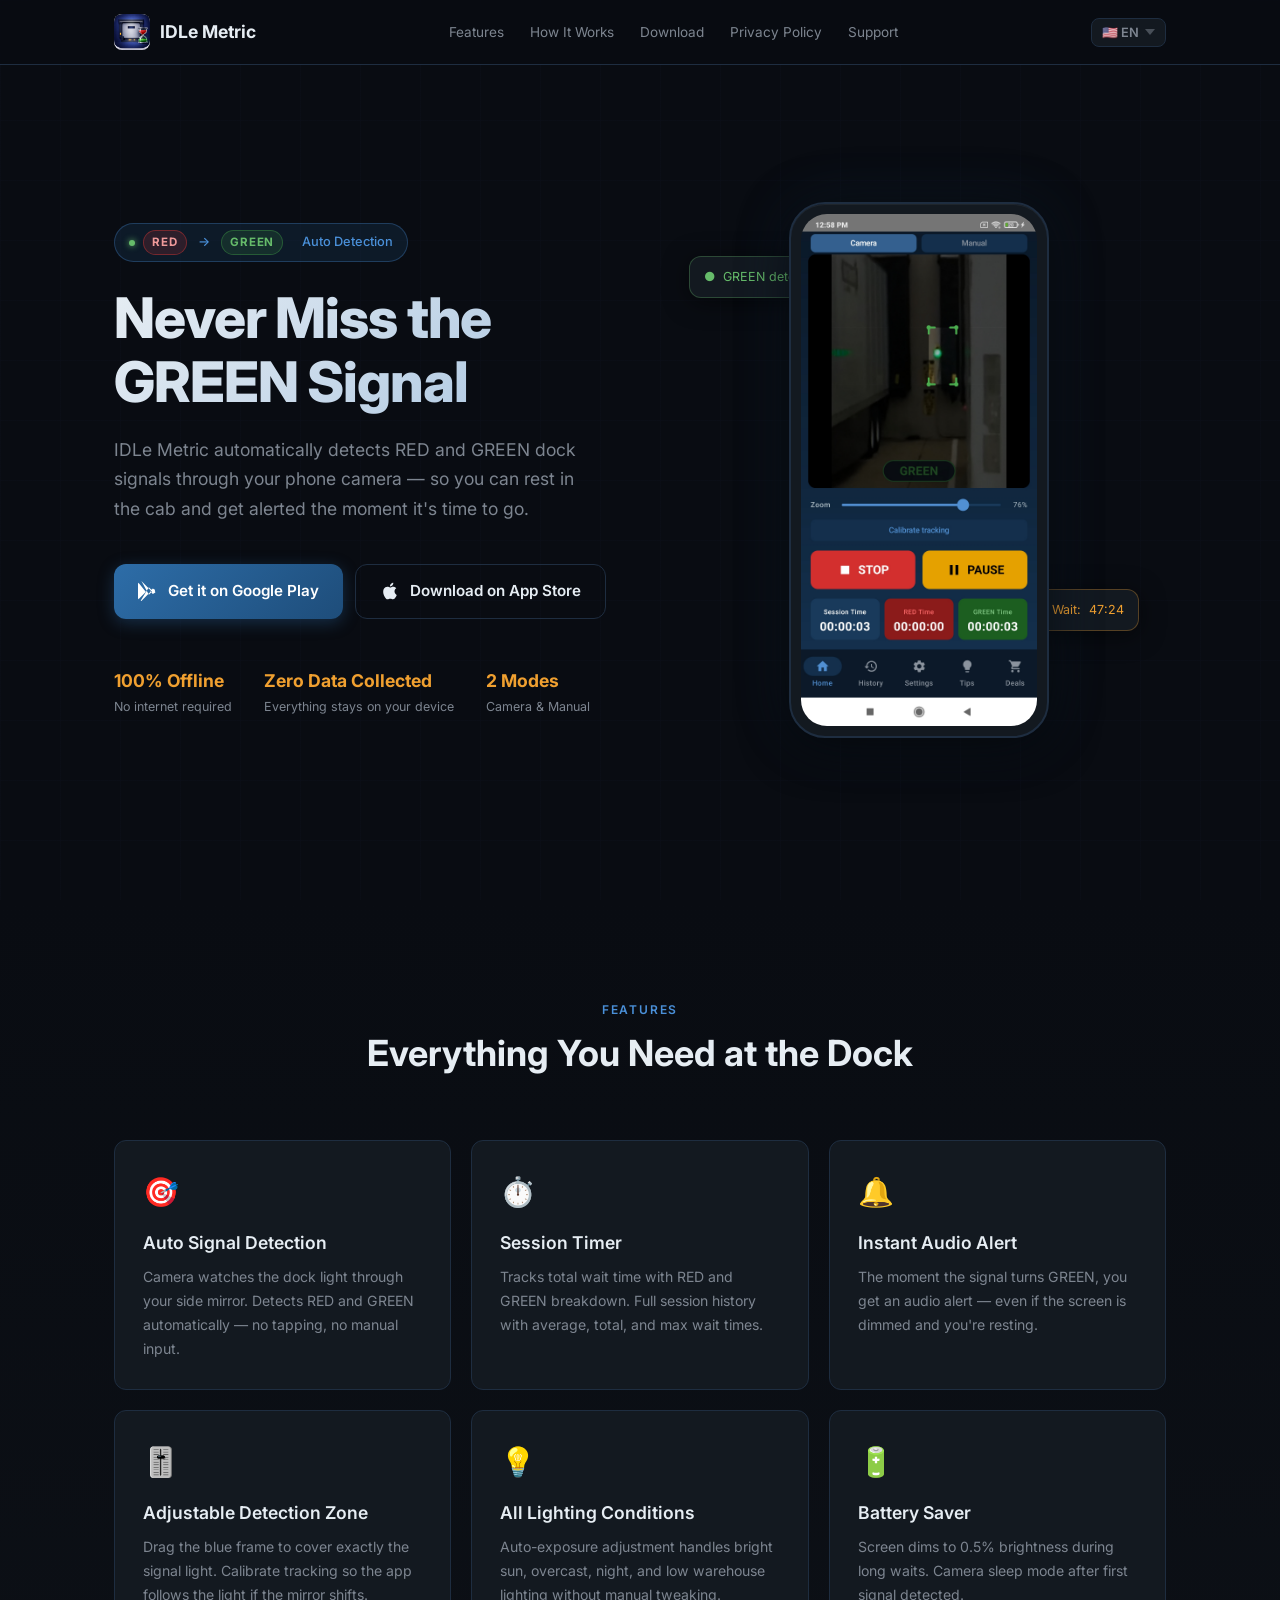
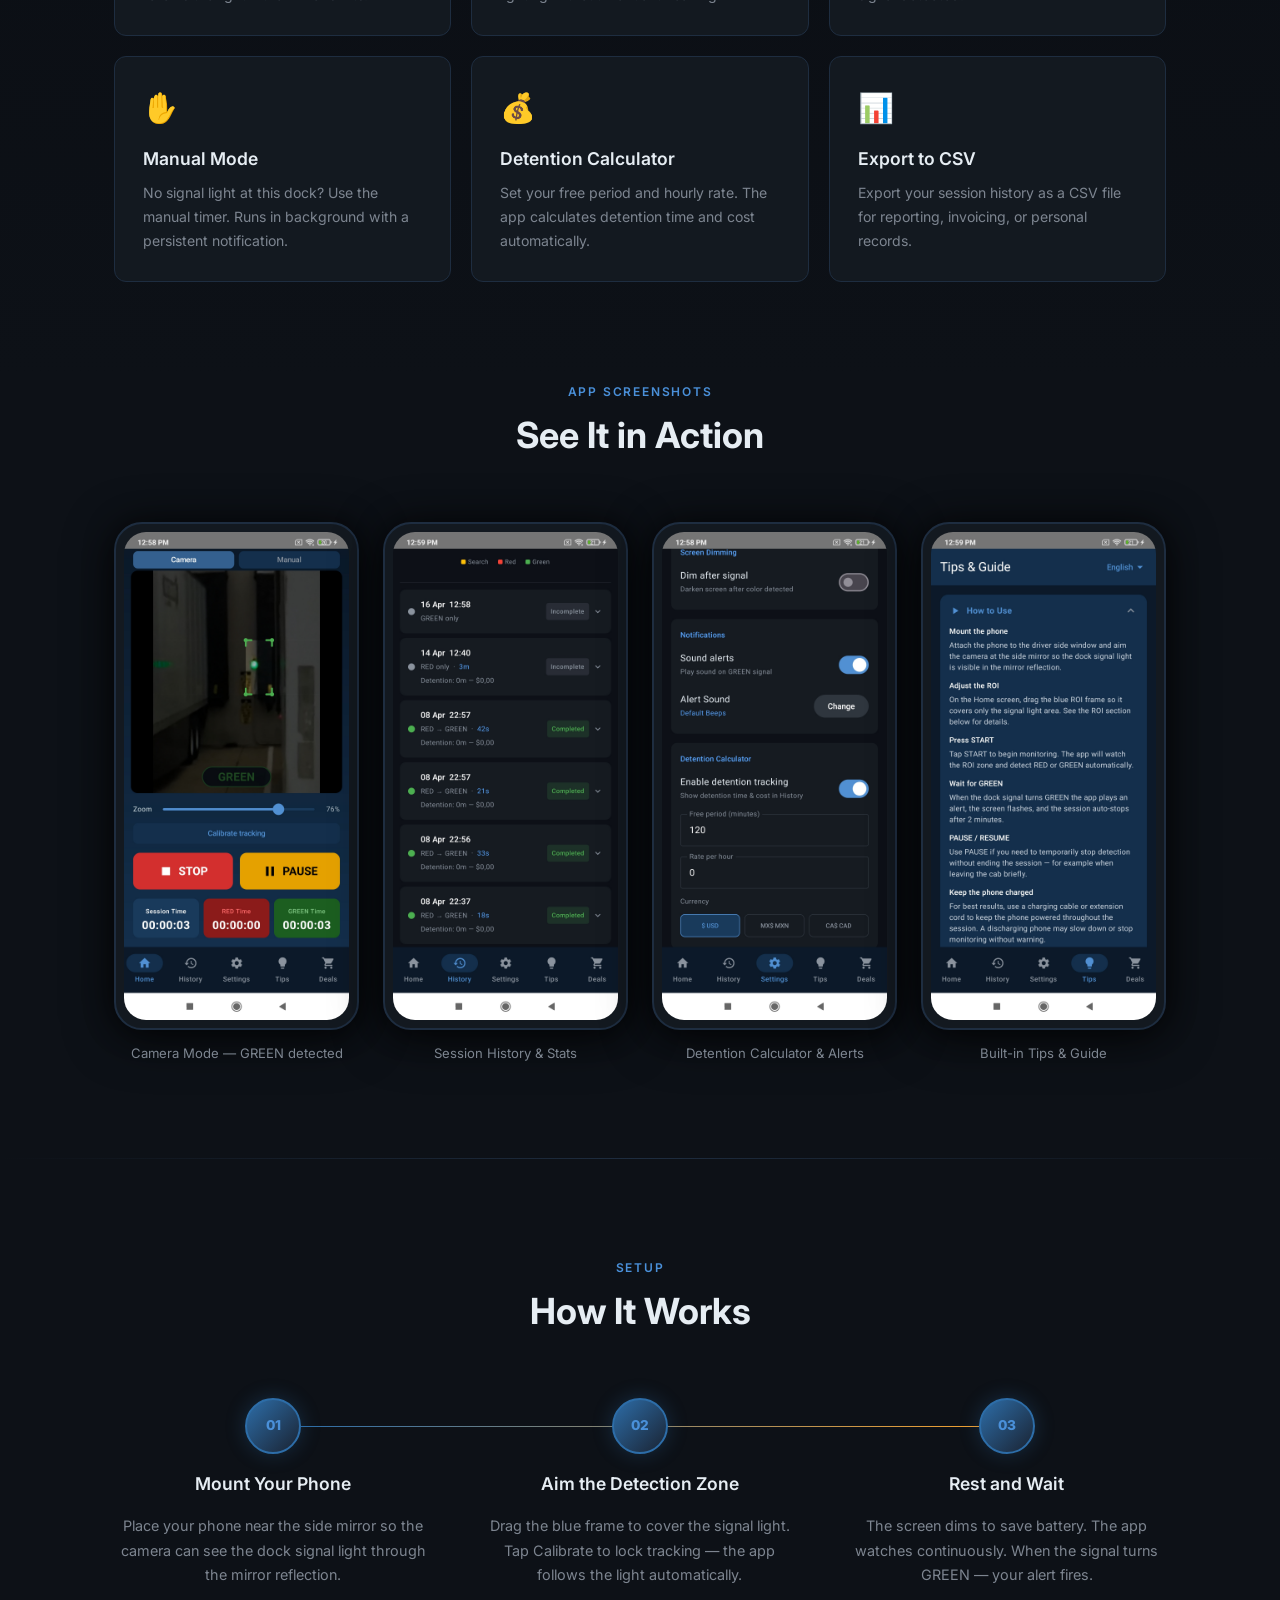
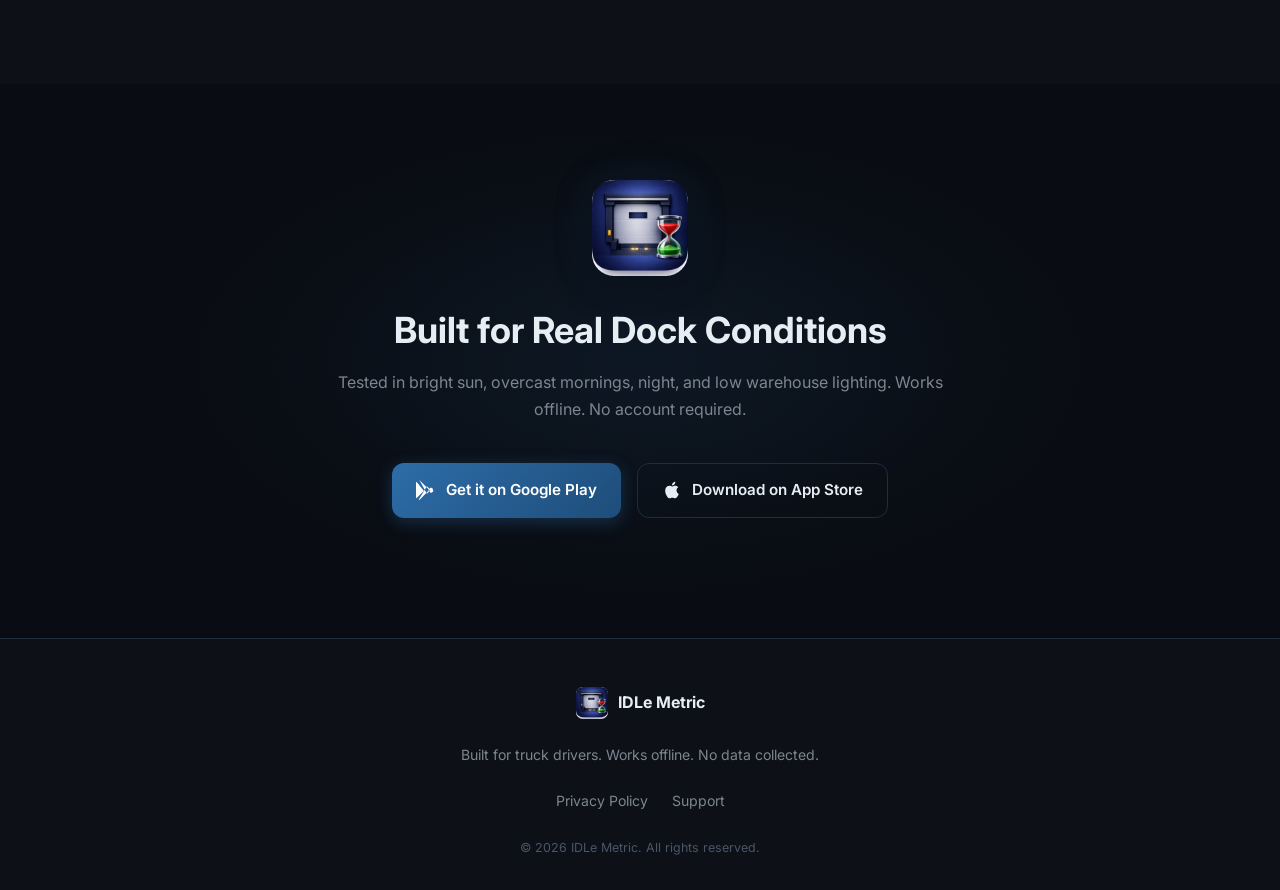
<file: index.html>
<!DOCTYPE html>
<html lang="en">
<head>
  <meta charset="UTF-8" />
  <meta name="viewport" content="width=device-width, initial-scale=1.0" />
  <title>IDLe Metric — Dock Signal Tracker for Truck Drivers</title>
  <meta name="description" content="IDLe Metric automatically detects RED and GREEN dock signal lights via camera. Track waiting time, get alerted when it's time to go. Works offline. No data collected." />
  <link rel="icon" type="image/png" href="img/icon.png" />
  <link rel="preconnect" href="https://fonts.googleapis.com" />
  <link rel="preconnect" href="https://fonts.gstatic.com" crossorigin />
  <link href="https://fonts.googleapis.com/css2?family=Inter:wght@400;500;600;700;800&display=swap" rel="stylesheet" />
  <link rel="stylesheet" href="css/main.css" />
</head>
<body>

<!-- ============================================================
     NAVIGATION
     ============================================================ -->
<nav>
  <div class="container nav-inner">
    <a class="nav-brand" href="index.html">
      <img src="img/icon.png" alt="IDLe Metric icon" />
      IDLe Metric
    </a>

    <ul class="nav-links" id="nav-links">
      <li><a href="#features"          data-i18n="nav.features">Features</a></li>
      <li><a href="#how"               data-i18n="nav.how">How It Works</a></li>
      <li><a href="#download"          data-i18n="nav.download">Download</a></li>
      <li><a href="privacy-policy.html" data-i18n="nav.privacy">Privacy Policy</a></li>
      <li><a href="support.html"        data-i18n="nav.support">Support</a></li>
    </ul>

    <div class="nav-right">
      <div class="lang-switcher" id="lang-switcher">
        <button class="lang-trigger" id="lang-trigger" aria-haspopup="listbox" aria-expanded="false">
          <span id="lang-current-label">🇺🇸 EN</span>
          <svg class="lang-chevron" viewBox="0 0 10 6" width="10" height="6" fill="currentColor" aria-hidden="true">
            <path d="M0 0l5 6 5-6z"/>
          </svg>
        </button>
        <div class="lang-dropdown" id="lang-dropdown" role="listbox">
          <button class="lang-option lang-btn active" data-lang="en">🇺🇸 English</button>
          <button class="lang-option lang-btn" data-lang="ru">🇷🇺 Русский</button>
          <button class="lang-option lang-btn" data-lang="es">🇪🇸 Español</button>
          <button class="lang-option lang-btn" data-lang="uk">🇺🇦 Українська</button>
          <button class="lang-option lang-btn" data-lang="fr">🇫🇷 Français</button>
        </div>
      </div>
      <button class="nav-toggle" id="nav-toggle" aria-label="Toggle menu" aria-expanded="false">
        <svg width="22" height="22" viewBox="0 0 22 22" fill="none" stroke="currentColor" stroke-width="2" stroke-linecap="round">
          <line x1="3" y1="6"  x2="19" y2="6"/>
          <line x1="3" y1="11" x2="19" y2="11"/>
          <line x1="3" y1="16" x2="19" y2="16"/>
        </svg>
      </button>
    </div>
  </div>
</nav>

<!-- ============================================================
     HERO
     ============================================================ -->
<section id="hero" style="position:relative;">
  <!-- Background photo layer -->
  <div class="hero-bg-photo"></div>
  <div class="container">
    <div class="hero-inner">

      <!-- Left: content -->
      <div class="hero-content">
        <div class="hero-badge">
          <span class="dot"></span>
          <span class="badge-red">RED</span>&nbsp;→&nbsp;<span class="badge-green">GREEN</span>&nbsp;<span data-i18n="hero.badge_auto">Auto Detection</span>
        </div>

        <h1 class="hero-title" data-i18n="hero.tagline">Never Miss the GREEN Signal</h1>
        <p class="hero-subtitle" data-i18n="hero.subtitle">
          IDLe Metric automatically detects RED and GREEN dock signals through your phone camera —
          so you can rest in the cab and get alerted the moment it's time to go.
        </p>

        <div class="hero-ctas">
          <a href="#download" class="btn btn-primary">
            <svg class="btn-icon" viewBox="0 0 24 24" fill="currentColor" width="20" height="20">
              <path d="M3.18 23.76c.27.15.58.21.89.18l12.73-12.73L13.07 7.5 3.18 23.76zM.49 2.1C.18 2.53 0 3.12 0 3.86v16.28c0 .74.18 1.33.49 1.76l.09.09L9.3 13.2v-.21L.58 2.01l-.09.09zM20.3 10.43l-2.5-1.42-3.22 3.22 3.22 3.22 2.53-1.44c.72-.41.72-1.07 0-1.48l-.03-.1zM4.07.06L16.8 12.79 13.07 16.5 4.07.06z"/>
            </svg>
            <span data-i18n="hero.cta_google">Get it on Google Play</span>
          </a>
          <a href="#download" class="btn btn-outline">
            <svg class="btn-icon" viewBox="0 0 24 24" fill="currentColor" width="20" height="20">
              <path d="M18.71 19.5c-.83 1.24-1.71 2.45-3.05 2.47-1.34.03-1.77-.79-3.29-.79-1.53 0-2 .77-3.27.82-1.31.05-2.3-1.32-3.14-2.53C4.25 17 2.94 12.45 4.7 9.39c.87-1.52 2.43-2.48 4.12-2.51 1.28-.02 2.5.87 3.29.87.78 0 2.26-1.07 3.8-.91.65.03 2.47.26 3.64 1.98-.09.06-2.17 1.28-2.15 3.81.03 3.02 2.65 4.03 2.68 4.04-.03.07-.42 1.44-1.38 2.83M13 3.5c.73-.83 1.94-1.46 2.94-1.5.13 1.17-.34 2.35-1.04 3.19-.69.85-1.83 1.51-2.95 1.42-.15-1.15.41-2.35 1.05-3.11z"/>
            </svg>
            <span data-i18n="hero.cta_apple">Download on App Store</span>
          </a>
        </div>

        <div class="hero-stats">
          <div class="stat-item">
            <span class="stat-value" data-i18n="stats.offline">100% Offline</span>
            <span class="stat-label" data-i18n="stats.offline_sub">No internet required</span>
          </div>
          <div class="stat-item">
            <span class="stat-value" data-i18n="stats.nodata">Zero Data Collected</span>
            <span class="stat-label" data-i18n="stats.nodata_sub">Everything stays on your device</span>
          </div>
          <div class="stat-item">
            <span class="stat-value" data-i18n="stats.modes">2 Modes</span>
            <span class="stat-label" data-i18n="stats.modes_sub">Camera & Manual</span>
          </div>
        </div>
      </div>

      <!-- Right: phone mockup with real screenshot -->
      <div class="hero-visual">
        <div class="phone-mockup">
          <div class="phone-float float-1">
            <span style="color:var(--green-bright);">●</span> <span data-i18n="hero.float_green">GREEN detected</span>
          </div>
          <div class="phone-float float-2">
            <span>⏱</span> <span data-i18n="hero.float_wait">Wait:</span> <span id="hero-timer">47:23</span>
          </div>
          <div class="phone-frame">
            <img
              src="img/screen-camera.jpg"
              alt="IDLe Metric — Camera mode with GREEN signal detected"
              style="width:100%;border-radius:26px;display:block;"
            />
          </div>
        </div>
      </div>

    </div>
  </div>
</section>

<!-- ============================================================
     FEATURES
     ============================================================ -->
<section id="features">
  <div class="container">
    <div class="section-header">
      <span class="section-label" data-i18n="sections.features_label">Features</span>
      <h2 data-i18n="features_title">Everything You Need at the Dock</h2>
    </div>
    <div class="features-grid" id="features-list">
      <!-- Populated by i18n.js -->
    </div>
  </div>
</section>

<!-- ============================================================
     SCREENSHOTS GALLERY
     ============================================================ -->
<section id="screenshots">
  <div class="container">
    <div class="section-header">
      <span class="section-label" data-i18n="sections.screenshots_label">App Screenshots</span>
      <h2 data-i18n="sections.screenshots_title">See It in Action</h2>
    </div>
    <div class="screenshots-gallery">

      <div class="screenshot-item">
        <div class="phone-frame-sm">
          <img src="img/screen-camera.jpg" alt="Camera mode — GREEN signal detected" />
        </div>
        <p class="screenshot-caption" data-i18n="screenshots.camera">Camera Mode — GREEN detected</p>
      </div>

      <div class="screenshot-item">
        <div class="phone-frame-sm">
          <img src="img/screen-history.jpg" alt="Session history with RED→GREEN transitions" />
        </div>
        <p class="screenshot-caption" data-i18n="screenshots.history">Session History &amp; Stats</p>
      </div>

      <div class="screenshot-item">
        <div class="phone-frame-sm">
          <img src="img/screen-settings.jpg" alt="Settings — Detention Calculator" />
        </div>
        <p class="screenshot-caption" data-i18n="screenshots.detention">Detention Calculator &amp; Alerts</p>
      </div>

      <div class="screenshot-item">
        <div class="phone-frame-sm">
          <img src="img/screen-tips.jpg" alt="Tips and guide" />
        </div>
        <p class="screenshot-caption" data-i18n="screenshots.tips">Built-in Tips &amp; Guide</p>
      </div>

    </div>
  </div>
</section>

<!-- ============================================================
     HOW IT WORKS
     ============================================================ -->
<section id="how">
  <div class="container">
    <div class="section-header">
      <span class="section-label" data-i18n="sections.how_label">Setup</span>
      <h2 data-i18n="how_title">How It Works</h2>
    </div>
    <div class="how-steps" id="how-steps-list">
      <!-- Populated by i18n.js -->
    </div>
  </div>
</section>

<!-- ============================================================
     DOWNLOAD CTA
     ============================================================ -->
<section id="download">
  <div class="container">
    <div class="download-inner">
      <img class="download-icon" src="img/icon.png" alt="IDLe Metric" />
      <h2 data-i18n="download_title">Built for Real Dock Conditions</h2>
      <p data-i18n="download_subtitle">
        Tested in bright sun, overcast mornings, night, and low warehouse lighting.
        Works offline. No account required.
      </p>

      <div class="download-ctas">
        <a href="#" class="btn btn-primary">
          <svg viewBox="0 0 24 24" fill="currentColor" width="20" height="20">
            <path d="M3.18 23.76c.27.15.58.21.89.18l12.73-12.73L13.07 7.5 3.18 23.76zM.49 2.1C.18 2.53 0 3.12 0 3.86v16.28c0 .74.18 1.33.49 1.76l.09.09L9.3 13.2v-.21L.58 2.01l-.09.09zM20.3 10.43l-2.5-1.42-3.22 3.22 3.22 3.22 2.53-1.44c.72-.41.72-1.07 0-1.48l-.03-.1zM4.07.06L16.8 12.79 13.07 16.5 4.07.06z"/>
          </svg>
          <span data-i18n="hero.cta_google">Get it on Google Play</span>
        </a>
        <a href="#" class="btn btn-outline">
          <svg viewBox="0 0 24 24" fill="currentColor" width="20" height="20">
            <path d="M18.71 19.5c-.83 1.24-1.71 2.45-3.05 2.47-1.34.03-1.77-.79-3.29-.79-1.53 0-2 .77-3.27.82-1.31.05-2.3-1.32-3.14-2.53C4.25 17 2.94 12.45 4.7 9.39c.87-1.52 2.43-2.48 4.12-2.51 1.28-.02 2.5.87 3.29.87.78 0 2.26-1.07 3.8-.91.65.03 2.47.26 3.64 1.98-.09.06-2.17 1.28-2.15 3.81.03 3.02 2.65 4.03 2.68 4.04-.03.07-.42 1.44-1.38 2.83M13 3.5c.73-.83 1.94-1.46 2.94-1.5.13 1.17-.34 2.35-1.04 3.19-.69.85-1.83 1.51-2.95 1.42-.15-1.15.41-2.35 1.05-3.11z"/>
          </svg>
          <span data-i18n="hero.cta_apple">Download on App Store</span>
        </a>
      </div>


    </div>
  </div>
</section>

<!-- ============================================================
     FOOTER
     ============================================================ -->
<footer>
  <div class="container footer-inner">
    <div class="footer-brand">
      <img src="img/icon.png" alt="IDLe Metric" />
      IDLe Metric
    </div>
    <p class="footer-tagline" data-i18n="footer.tagline">
      Built for truck drivers. Works offline. No data collected.
    </p>
    <div class="footer-links" aria-label="Footer navigation">
      <a href="privacy-policy.html" data-i18n="footer.privacy">Privacy Policy</a>
      <a href="support.html"        data-i18n="footer.support">Support</a>
    </div>
    <p class="footer-copy">
      © <span id="year"></span> IDLe Metric. <span data-i18n="footer.rights">All rights reserved.</span>
    </p>
  </div>
</footer>

<script>document.getElementById('year').textContent = new Date().getFullYear();</script>
<script src="js/i18n.js"></script>
<script src="js/main.js"></script>
</body>
</html>
</file>
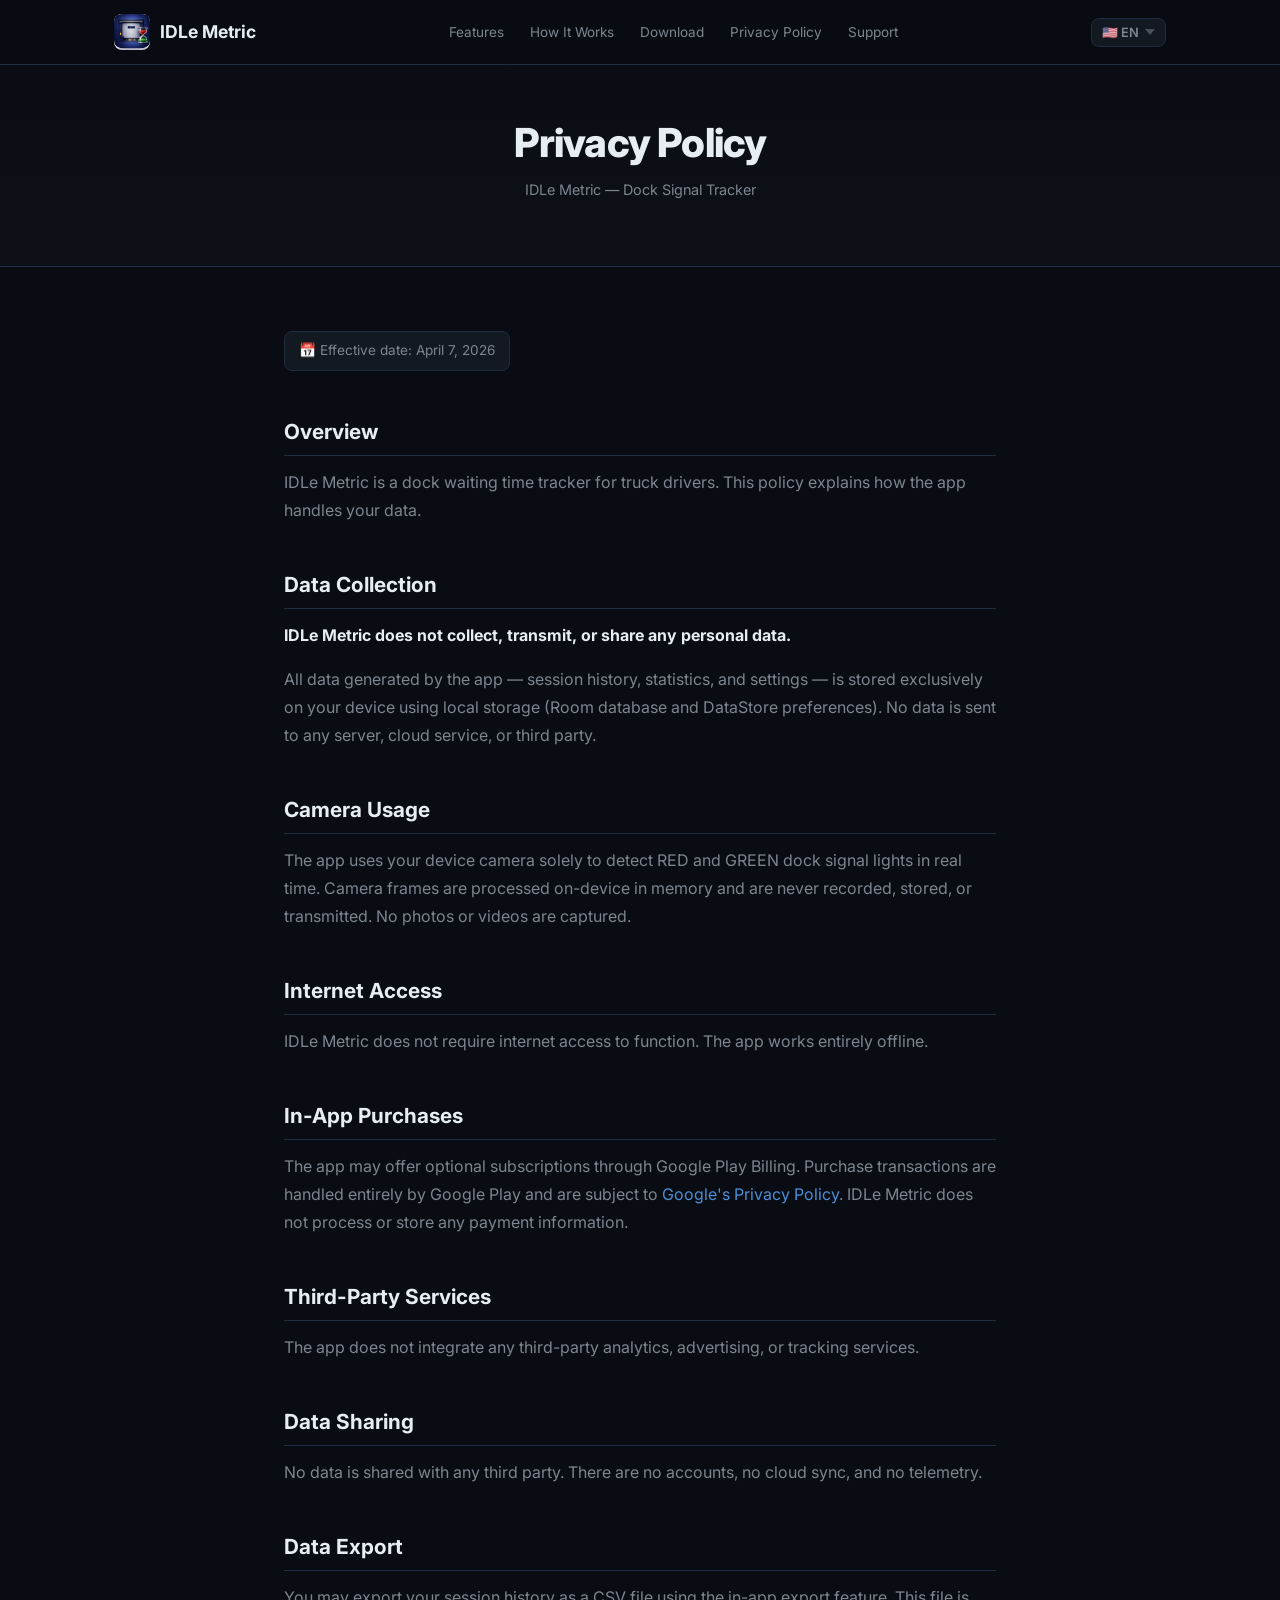
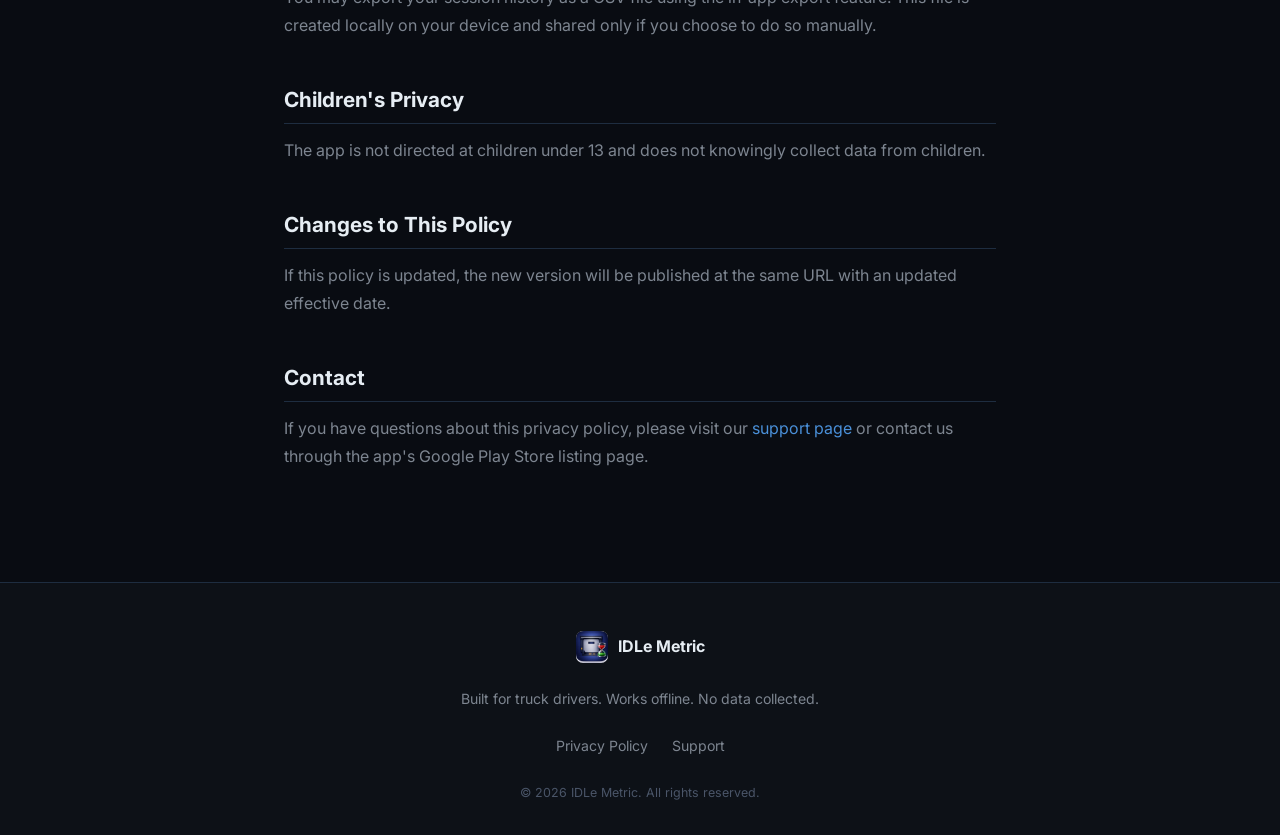
<file: privacy-policy.html>
<!DOCTYPE html>
<html lang="en">
<head>
  <meta charset="UTF-8" />
  <meta name="viewport" content="width=device-width, initial-scale=1.0" />
  <title>Privacy Policy — IDLe Metric</title>
  <meta name="description" content="IDLe Metric Privacy Policy. No personal data is collected or transmitted. Everything stays on your device." />
  <link rel="icon" type="image/png" href="img/icon.png" />
  <link rel="preconnect" href="https://fonts.googleapis.com" />
  <link rel="preconnect" href="https://fonts.gstatic.com" crossorigin />
  <link href="https://fonts.googleapis.com/css2?family=Inter:wght@400;500;600;700;800&display=swap" rel="stylesheet" />
  <link rel="stylesheet" href="css/main.css" />
</head>
<body>

<!-- NAVIGATION -->
<nav>
  <div class="container nav-inner">
    <a class="nav-brand" href="index.html">
      <img src="img/icon.png" alt="IDLe Metric icon" />
      IDLe Metric
    </a>
    <ul class="nav-links" id="nav-links">
      <li><a href="index.html#features"  data-i18n="nav.features">Features</a></li>
      <li><a href="index.html#how"       data-i18n="nav.how">How It Works</a></li>
      <li><a href="index.html#download"  data-i18n="nav.download">Download</a></li>
      <li><a href="privacy-policy.html"  data-i18n="nav.privacy">Privacy Policy</a></li>
      <li><a href="support.html"         data-i18n="nav.support">Support</a></li>
    </ul>
    <div class="nav-right">
      <div class="lang-switcher" id="lang-switcher">
        <button class="lang-trigger" id="lang-trigger" aria-haspopup="listbox" aria-expanded="false">
          <span id="lang-current-label">🇺🇸 EN</span>
          <svg class="lang-chevron" viewBox="0 0 10 6" width="10" height="6" fill="currentColor" aria-hidden="true">
            <path d="M0 0l5 6 5-6z"/>
          </svg>
        </button>
        <div class="lang-dropdown" id="lang-dropdown" role="listbox">
          <button class="lang-option lang-btn active" data-lang="en">🇺🇸 English</button>
          <button class="lang-option lang-btn" data-lang="ru">🇷🇺 Русский</button>
          <button class="lang-option lang-btn" data-lang="es">🇪🇸 Español</button>
          <button class="lang-option lang-btn" data-lang="uk">🇺🇦 Українська</button>
          <button class="lang-option lang-btn" data-lang="fr">🇫🇷 Français</button>
        </div>
      </div>
      <button class="nav-toggle" id="nav-toggle" aria-label="Toggle menu" aria-expanded="false">
        <svg width="22" height="22" viewBox="0 0 22 22" fill="none" stroke="currentColor" stroke-width="2" stroke-linecap="round">
          <line x1="3" y1="6"  x2="19" y2="6"/>
          <line x1="3" y1="11" x2="19" y2="11"/>
          <line x1="3" y1="16" x2="19" y2="16"/>
        </svg>
      </button>
    </div>
  </div>
</nav>

<!-- PAGE HERO -->
<div class="page-hero">
  <div class="container">
    <h1 id="privacy-hero-title">Privacy Policy</h1>
    <p id="privacy-hero-sub">IDLe Metric — Dock Signal Tracker</p>
  </div>
</div>

<!-- CONTENT -->
<div class="container">
  <div class="page-content">
    <div class="policy-date" id="privacy-date">📅 Effective date: April 7, 2026</div>
    <div id="privacy-sections">
      <!-- Populated by i18n.js -->
    </div>
  </div>
</div>

<!-- FOOTER -->
<footer>
  <div class="container footer-inner">
    <div class="footer-brand">
      <img src="img/icon.png" alt="IDLe Metric" />
      IDLe Metric
    </div>
    <p class="footer-tagline" data-i18n="footer.tagline">
      Built for truck drivers. Works offline. No data collected.
    </p>
    <div class="footer-links" aria-label="Footer navigation">
      <a href="privacy-policy.html" data-i18n="footer.privacy">Privacy Policy</a>
      <a href="support.html"        data-i18n="footer.support">Support</a>
    </div>
    <p class="footer-copy">
      © <span id="year"></span> IDLe Metric. <span data-i18n="footer.rights">All rights reserved.</span>
    </p>
  </div>
</footer>

<script>document.getElementById('year').textContent = new Date().getFullYear();</script>
<script src="js/i18n.js"></script>
<script src="js/main.js"></script>
</body>
</html>
</file>
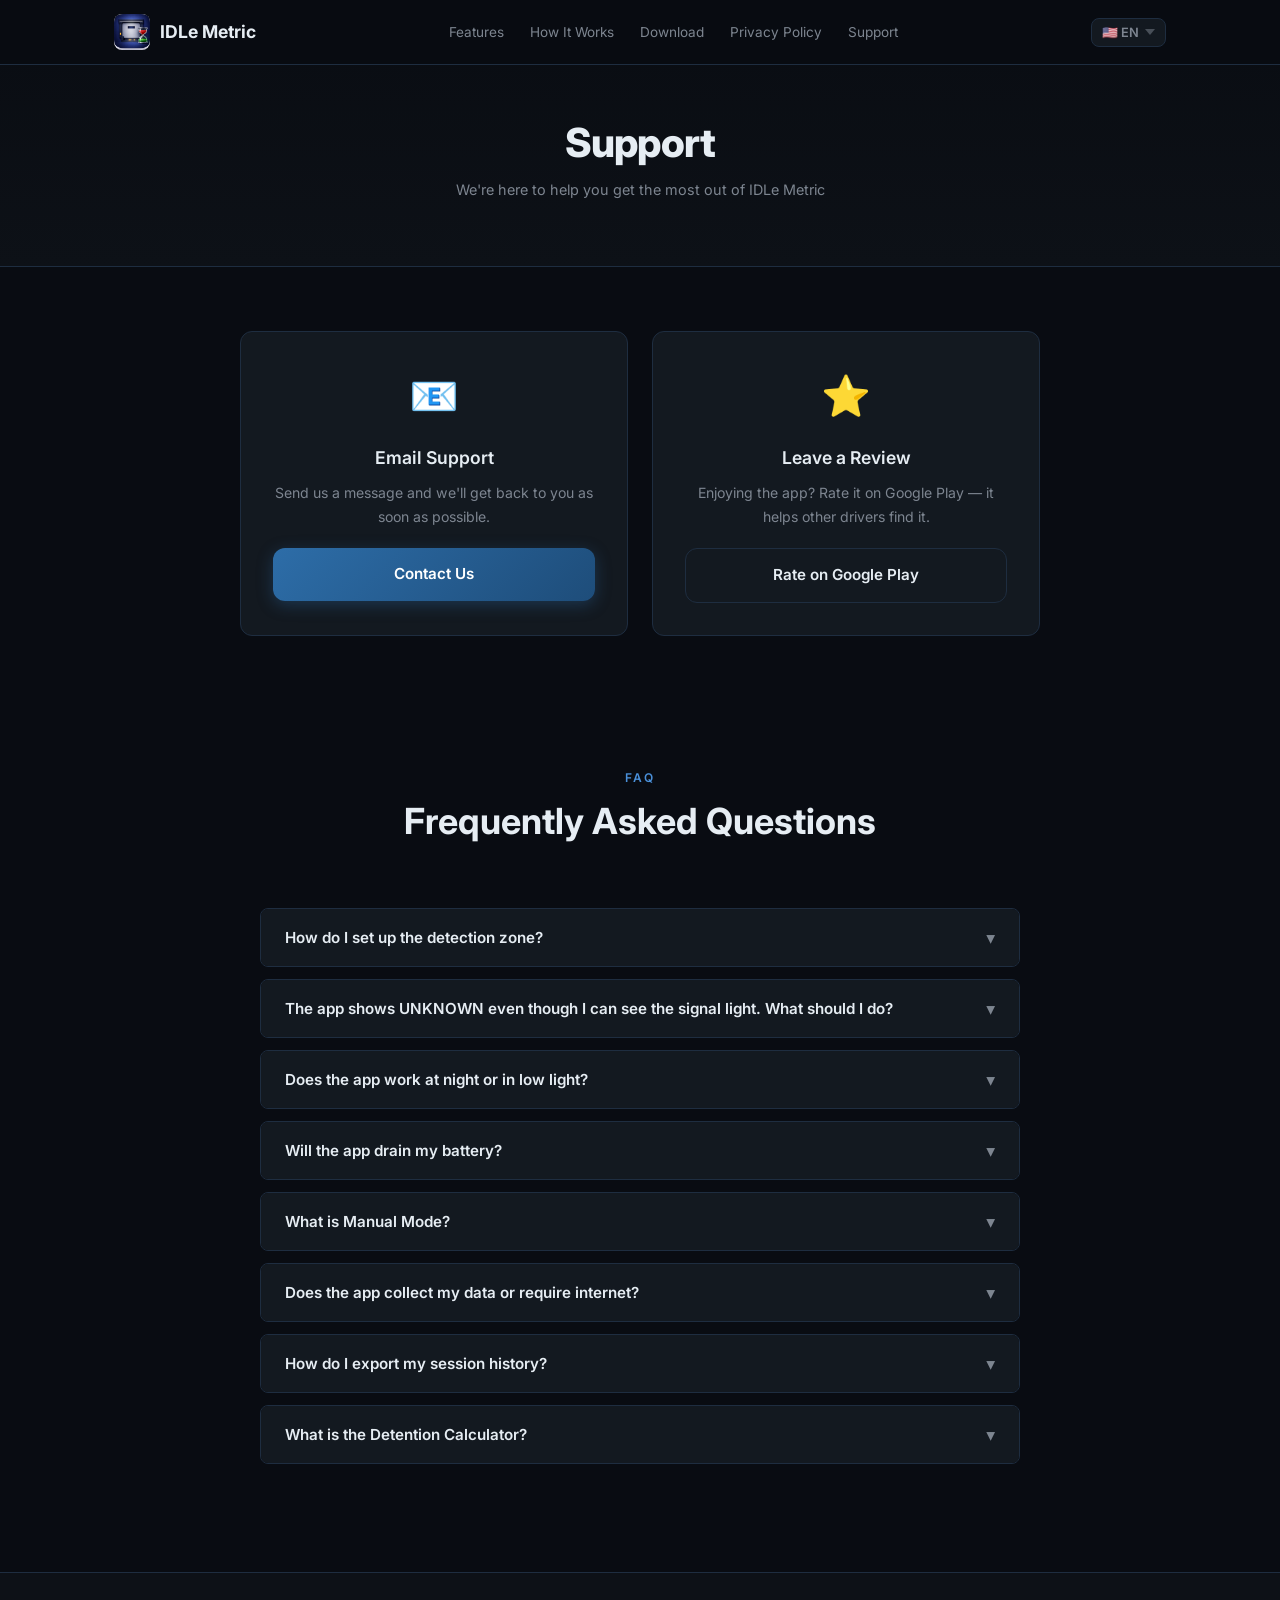
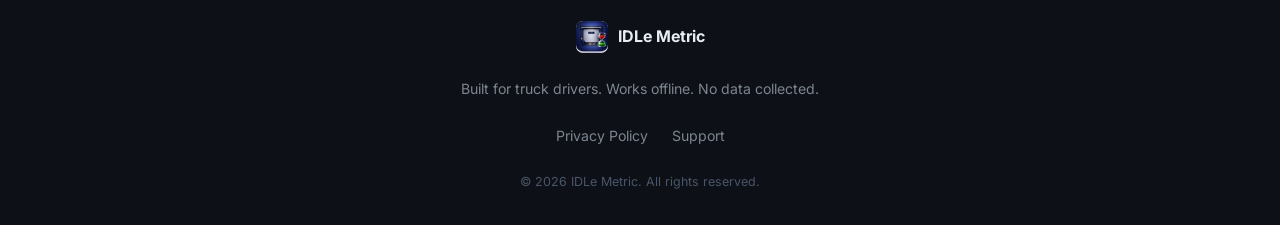
<file: support.html>
<!DOCTYPE html>
<html lang="en">
<head>
  <meta charset="UTF-8" />
  <meta name="viewport" content="width=device-width, initial-scale=1.0" />
  <title>Support — IDLe Metric</title>
  <meta name="description" content="IDLe Metric support page. Get help with setup, signal detection, and app features." />
  <link rel="icon" type="image/png" href="img/icon.png" />
  <link rel="preconnect" href="https://fonts.googleapis.com" />
  <link rel="preconnect" href="https://fonts.gstatic.com" crossorigin />
  <link href="https://fonts.googleapis.com/css2?family=Inter:wght@400;500;600;700;800&display=swap" rel="stylesheet" />
  <link rel="stylesheet" href="css/main.css" />
</head>
<body>

<!-- NAVIGATION -->
<nav>
  <div class="container nav-inner">
    <a class="nav-brand" href="index.html">
      <img src="img/icon.png" alt="IDLe Metric icon" />
      IDLe Metric
    </a>
    <ul class="nav-links" id="nav-links">
      <li><a href="index.html#features"  data-i18n="nav.features">Features</a></li>
      <li><a href="index.html#how"       data-i18n="nav.how">How It Works</a></li>
      <li><a href="index.html#download"  data-i18n="nav.download">Download</a></li>
      <li><a href="privacy-policy.html"  data-i18n="nav.privacy">Privacy Policy</a></li>
      <li><a href="support.html"         data-i18n="nav.support">Support</a></li>
    </ul>
    <div class="nav-right">
      <div class="lang-switcher" id="lang-switcher">
        <button class="lang-trigger" id="lang-trigger" aria-haspopup="listbox" aria-expanded="false">
          <span id="lang-current-label">🇺🇸 EN</span>
          <svg class="lang-chevron" viewBox="0 0 10 6" width="10" height="6" fill="currentColor" aria-hidden="true">
            <path d="M0 0l5 6 5-6z"/>
          </svg>
        </button>
        <div class="lang-dropdown" id="lang-dropdown" role="listbox">
          <button class="lang-option lang-btn active" data-lang="en">🇺🇸 English</button>
          <button class="lang-option lang-btn" data-lang="ru">🇷🇺 Русский</button>
          <button class="lang-option lang-btn" data-lang="es">🇪🇸 Español</button>
          <button class="lang-option lang-btn" data-lang="uk">🇺🇦 Українська</button>
          <button class="lang-option lang-btn" data-lang="fr">🇫🇷 Français</button>
        </div>
      </div>
      <button class="nav-toggle" id="nav-toggle" aria-label="Toggle menu" aria-expanded="false">
        <svg width="22" height="22" viewBox="0 0 22 22" fill="none" stroke="currentColor" stroke-width="2" stroke-linecap="round">
          <line x1="3" y1="6"  x2="19" y2="6"/>
          <line x1="3" y1="11" x2="19" y2="11"/>
          <line x1="3" y1="16" x2="19" y2="16"/>
        </svg>
      </button>
    </div>
  </div>
</nav>

<!-- PAGE HERO -->
<div class="page-hero">
  <div class="container">
    <h1 id="support-hero-title">Support</h1>
    <p id="support-hero-sub">We're here to help you get the most out of IDLe Metric</p>
  </div>
</div>

<!-- SUPPORT CARDS -->
<section style="padding: 64px 0 32px;">
  <div class="container">
    <div class="support-grid" id="support-cards">
      <!-- Populated by i18n.js -->
    </div>
  </div>
</section>

<!-- FAQ -->
<section style="padding: 32px 0 96px;">
  <div class="container">
    <div class="section-header">
      <span class="section-label" id="faq-label">FAQ</span>
      <h2 id="faq-title">Frequently Asked Questions</h2>
    </div>
    <div class="faq-section" id="faq-list">
      <!-- Populated by i18n.js -->
    </div>
  </div>
</section>

<!-- FOOTER -->
<footer>
  <div class="container footer-inner">
    <div class="footer-brand">
      <img src="img/icon.png" alt="IDLe Metric" />
      IDLe Metric
    </div>
    <p class="footer-tagline" data-i18n="footer.tagline">
      Built for truck drivers. Works offline. No data collected.
    </p>
    <div class="footer-links" aria-label="Footer navigation">
      <a href="privacy-policy.html" data-i18n="footer.privacy">Privacy Policy</a>
      <a href="support.html"        data-i18n="footer.support">Support</a>
    </div>
    <p class="footer-copy">
      © <span id="year"></span> IDLe Metric. <span data-i18n="footer.rights">All rights reserved.</span>
    </p>
  </div>
</footer>

<script>document.getElementById('year').textContent = new Date().getFullYear();</script>
<script src="js/i18n.js"></script>
<script src="js/main.js"></script>
</body>
</html>
</file>
<file: css/main.css>
/* ============================================================
   IDLe Metric — Website Styles
   Dark industrial theme inspired by night loading dock
   ============================================================ */

/* --- Reset & Base --- */
*, *::before, *::after { box-sizing: border-box; margin: 0; padding: 0; }

:root {
  --bg-deep:    #090c12;
  --bg-dark:    #0d1117;
  --bg-card:    #131920;
  --bg-card2:   #1a2332;
  --border:     #1e2d40;
  --text:       #e6edf3;
  --text-muted: #7d8590;
  --text-dim:   #4a5568;
  --accent-blue: #2d6da8;
  --accent-blue-light: #4a90d9;
  --amber:      #f0a030;
  --amber-dim:  #b87820;
  --red:        #e53935;
  --red-dim:    #8b1a1a;
  --green:      #43a047;
  --green-dim:  #1b5e20;
  --green-bright: #66bb6a;
  --radius:     12px;
  --radius-sm:  8px;
  --shadow:     0 4px 24px rgba(0,0,0,0.5);
  --shadow-lg:  0 8px 48px rgba(0,0,0,0.7);
}

html { scroll-behavior: smooth; }

body {
  font-family: 'Inter', 'Roboto', system-ui, sans-serif;
  background: var(--bg-deep);
  color: var(--text);
  line-height: 1.6;
  font-size: 16px;
  overflow-x: hidden;
}

a { color: var(--accent-blue-light); text-decoration: none; }
a:hover { color: var(--amber); }

img { max-width: 100%; display: block; }

/* --- Typography --- */
h1 { font-size: clamp(2rem, 5vw, 3.5rem); font-weight: 800; line-height: 1.15; letter-spacing: -0.02em; }
h2 { font-size: clamp(1.5rem, 3vw, 2.25rem); font-weight: 700; line-height: 1.25; }
h3 { font-size: 1.1rem; font-weight: 600; }
p  { color: var(--text-muted); line-height: 1.7; }

/* --- Layout --- */
.container {
  max-width: 1100px;
  margin: 0 auto;
  padding: 0 24px;
}

section { padding: 96px 0; }

/* ============================================================
   NAVIGATION
   ============================================================ */
nav {
  position: fixed;
  top: 0; left: 0; right: 0;
  z-index: 100;
  background: rgba(9, 12, 18, 0.85);
  backdrop-filter: blur(16px);
  -webkit-backdrop-filter: blur(16px);
  border-bottom: 1px solid var(--border);
  transition: background 0.3s;
}

.nav-inner {
  display: flex;
  align-items: center;
  justify-content: space-between;
  height: 64px;
  gap: 24px;
}

.nav-brand {
  display: flex;
  align-items: center;
  gap: 10px;
  font-weight: 700;
  font-size: 1.1rem;
  color: var(--text);
  white-space: nowrap;
}

.nav-brand img {
  width: 36px;
  height: 36px;
  border-radius: 8px;
}

.nav-links {
  display: flex;
  align-items: center;
  gap: 8px;
  list-style: none;
  flex-wrap: nowrap;
  white-space: nowrap;
}

.nav-links a {
  color: var(--text-muted);
  font-size: 0.85rem;
  padding: 6px 9px;
  border-radius: var(--radius-sm);
  transition: color 0.2s, background 0.2s;
  white-space: nowrap;
}

.nav-links a:hover {
  color: var(--text);
  background: var(--bg-card);
}

.nav-right {
  display: flex;
  align-items: center;
  gap: 12px;
}

/* Language Switcher — Dropdown */
.lang-switcher {
  position: relative;
}

.lang-trigger {
  display: flex;
  align-items: center;
  gap: 6px;
  background: var(--bg-card);
  border: 1px solid var(--border);
  border-radius: var(--radius-sm);
  color: var(--text-muted);
  font-family: inherit;
  font-size: 0.8rem;
  font-weight: 600;
  padding: 6px 10px;
  cursor: pointer;
  transition: color 0.2s, border-color 0.2s;
  white-space: nowrap;
  user-select: none;
}

.lang-trigger:hover {
  color: var(--text);
  border-color: var(--accent-blue);
}

.lang-switcher.open .lang-trigger {
  color: var(--amber);
  border-color: var(--amber-dim);
}

.lang-chevron {
  transition: transform 0.2s;
  opacity: 0.5;
  flex-shrink: 0;
}

.lang-switcher.open .lang-chevron {
  transform: rotate(180deg);
  opacity: 1;
}

.lang-dropdown {
  position: absolute;
  top: calc(100% + 6px);
  right: 0;
  min-width: 150px;
  background: var(--bg-card);
  border: 1px solid var(--border);
  border-radius: var(--radius-sm);
  box-shadow: 0 8px 32px rgba(0,0,0,0.6);
  display: none;
  flex-direction: column;
  z-index: 300;
  overflow: hidden;
}

.lang-switcher.open .lang-dropdown {
  display: flex;
}

.lang-option {
  background: none;
  border: none;
  border-bottom: 1px solid var(--border);
  color: var(--text-muted);
  font-family: inherit;
  font-size: 0.85rem;
  font-weight: 500;
  padding: 10px 14px;
  cursor: pointer;
  text-align: left;
  transition: background 0.15s, color 0.15s;
}

.lang-option:last-child { border-bottom: none; }

.lang-option:hover { background: var(--bg-card2); color: var(--text); }

.lang-option.active { color: var(--amber); background: var(--bg-card2); }

/* keep .lang-btn class for JS compat */
.lang-btn { /* inherits from .lang-option */ }

/* Hamburger */
.nav-toggle {
  display: none;
  background: none;
  border: none;
  cursor: pointer;
  color: var(--text);
  padding: 8px;
}

/* ============================================================
   HERO
   ============================================================ */
#hero {
  min-height: 100vh;
  display: flex;
  align-items: center;
  padding: 120px 0 80px;
  position: relative;
  overflow: hidden;
}

/* Subtle grid overlay on top of photo */
#hero::after {
  content: '';
  position: absolute;
  inset: 0;
  background-image:
    linear-gradient(rgba(30,58,95,0.05) 1px, transparent 1px),
    linear-gradient(90deg, rgba(30,58,95,0.05) 1px, transparent 1px);
  background-size: 60px 60px;
  z-index: 0;
}

/* Background photo layer */
.hero-bg-photo {
  position: absolute;
  inset: 0;
  z-index: 0;
  background-image:
    linear-gradient(180deg,
      var(--bg-deep) 0%,
      transparent 12%,
      transparent 80%,
      var(--bg-deep) 100%
    ),
    linear-gradient(90deg,
      rgba(9,12,18,0.95) 0%,
      rgba(9,12,18,0.65) 35%,
      rgba(9,12,18,0.30) 60%,
      transparent 100%
    ),
    linear-gradient(rgba(9,12,18,0.50), rgba(9,12,18,0.50)),
    radial-gradient(ellipse 14% 18% at 37% 50%,
      rgba(8,13,22,0.99) 0%,
      rgba(8,13,22,0.92) 45%,
      transparent 100%
    ),
    url('img/dock-night.jpg') center / cover no-repeat;
}

.hero-inner {
  position: relative;
  z-index: 1;
  display: grid;
  grid-template-columns: 1fr 1fr;
  gap: 64px;
  align-items: center;
}

.hero-content {}

.hero-badge {
  display: inline-flex;
  align-items: center;
  gap: 8px;
  background: rgba(45, 109, 168, 0.15);
  border: 1px solid rgba(74, 144, 217, 0.3);
  border-radius: 100px;
  padding: 6px 14px;
  font-size: 0.8rem;
  color: var(--accent-blue-light);
  margin-bottom: 24px;
  font-weight: 500;
}

.hero-badge .dot {
  width: 6px; height: 6px;
  border-radius: 50%;
  background: var(--green-bright);
  box-shadow: 0 0 6px var(--green-bright);
  animation: pulse 2s infinite;
}

@keyframes pulse {
  0%, 100% { opacity: 1; transform: scale(1); }
  50% { opacity: 0.6; transform: scale(1.3); }
}

.hero-title {
  margin-bottom: 20px;
  background: linear-gradient(135deg, #e6edf3 0%, #a8c4e0 100%);
  -webkit-background-clip: text;
  -webkit-text-fill-color: transparent;
  background-clip: text;
}

.hero-subtitle {
  font-size: 1.1rem;
  margin-bottom: 40px;
  max-width: 480px;
}

.hero-ctas {
  display: flex;
  flex-wrap: wrap;
  gap: 12px;
  margin-bottom: 48px;
}

/* Buttons */
.btn {
  display: inline-flex;
  align-items: center;
  gap: 10px;
  padding: 14px 24px;
  border-radius: var(--radius);
  font-size: 0.95rem;
  font-weight: 600;
  cursor: pointer;
  border: none;
  transition: all 0.2s;
  text-decoration: none;
  white-space: nowrap;
}

.btn-primary {
  background: linear-gradient(135deg, #2d6da8, #1e4d7a);
  color: #fff;
  box-shadow: 0 4px 16px rgba(45,109,168,0.35);
}
.btn-primary:hover {
  background: linear-gradient(135deg, #4a90d9, #2d6da8);
  transform: translateY(-2px);
  box-shadow: 0 6px 24px rgba(45,109,168,0.5);
  color: #fff;
}

.btn-outline {
  background: transparent;
  color: var(--text);
  border: 1px solid var(--border);
}
.btn-outline:hover {
  border-color: var(--accent-blue-light);
  color: var(--accent-blue-light);
  background: rgba(45,109,168,0.08);
  transform: translateY(-2px);
}

.btn-icon { font-size: 1.2rem; }

/* Store badges */
.store-badge-img {
  height: 40px;
  width: auto;
}

/* Hero visual */
.hero-visual {
  display: flex;
  justify-content: center;
  align-items: center;
  position: relative;
}

.phone-mockup {
  position: relative;
  width: 260px;
}

.phone-frame {
  background: var(--bg-card);
  border: 2px solid var(--border);
  border-radius: 36px;
  padding: 10px;
  box-shadow:
    var(--shadow-lg),
    0 0 60px rgba(45,109,168,0.15),
    inset 0 1px 0 rgba(255,255,255,0.05);
  position: relative;
}

.phone-screen {
  background: var(--bg-deep);
  border-radius: 26px;
  overflow: hidden;
  aspect-ratio: 9/18;
  display: flex;
  flex-direction: column;
  align-items: center;
  justify-content: center;
  gap: 16px;
  padding: 24px;
}

.phone-screen-placeholder {
  width: 100%;
  height: 100%;
  display: flex;
  flex-direction: column;
  align-items: center;
  justify-content: center;
  gap: 20px;
  color: var(--text-muted);
  font-size: 0.8rem;
  text-align: center;
}

.signal-demo {
  display: flex;
  flex-direction: column;
  align-items: center;
  gap: 16px;
  width: 100%;
}

.signal-light {
  width: 72px; height: 72px;
  border-radius: 50%;
  display: flex;
  align-items: center;
  justify-content: center;
  font-size: 1.5rem;
  font-weight: 800;
  letter-spacing: 0.05em;
}

.signal-light.green {
  background: radial-gradient(circle, #66bb6a 0%, #2e7d32 70%);
  box-shadow: 0 0 30px rgba(102,187,106,0.6), 0 0 60px rgba(102,187,106,0.3);
  color: #fff;
  animation: glow-green 2s ease-in-out infinite;
  font-size: 0.85rem;
}

@keyframes glow-green {
  0%, 100% { box-shadow: 0 0 30px rgba(102,187,106,0.6), 0 0 60px rgba(102,187,106,0.3); }
  50% { box-shadow: 0 0 50px rgba(102,187,106,0.9), 0 0 90px rgba(102,187,106,0.5); }
}

.timer-demo {
  font-size: 2rem;
  font-weight: 700;
  font-variant-numeric: tabular-nums;
  color: var(--text);
  letter-spacing: 0.05em;
}

.timer-label {
  font-size: 0.7rem;
  color: var(--text-muted);
  text-transform: uppercase;
  letter-spacing: 0.1em;
}

/* Floating elements around phone */
.phone-float {
  position: absolute;
  background: var(--bg-card);
  border: 1px solid var(--border);
  border-radius: var(--radius);
  padding: 10px 14px;
  font-size: 0.78rem;
  white-space: nowrap;
  box-shadow: var(--shadow);
}

.float-1 {
  top: 10%;
  left: -100px;
  display: flex;
  align-items: center;
  gap: 8px;
  color: var(--green-bright);
  border-color: rgba(102,187,106,0.3);
}

.float-2 {
  bottom: 20%;
  right: -90px;
  display: flex;
  align-items: center;
  gap: 8px;
  color: var(--amber);
  border-color: rgba(240,160,48,0.3);
}

/* Hero stats */
.hero-stats {
  display: flex;
  gap: 32px;
  flex-wrap: wrap;
}

.stat-item {
  display: flex;
  flex-direction: column;
  gap: 2px;
}

.stat-value {
  font-size: 1.1rem;
  font-weight: 700;
  color: var(--amber);
}

.stat-label {
  font-size: 0.78rem;
  color: var(--text-muted);
}


/* ============================================================
   FEATURES
   ============================================================ */
#features {
  background: linear-gradient(180deg, var(--bg-deep) 0%, var(--bg-dark) 100%);
}

.section-header {
  text-align: center;
  margin-bottom: 64px;
}

.section-label {
  display: inline-block;
  font-size: 0.75rem;
  font-weight: 600;
  text-transform: uppercase;
  letter-spacing: 0.15em;
  color: var(--accent-blue-light);
  margin-bottom: 12px;
}

.features-grid {
  display: grid;
  grid-template-columns: repeat(3, 1fr);
  gap: 20px;
}

.feature-card {
  background: var(--bg-card);
  border: 1px solid var(--border);
  border-radius: var(--radius);
  padding: 28px;
  transition: border-color 0.2s, transform 0.2s, box-shadow 0.2s;
}

.feature-card:hover {
  border-color: var(--accent-blue);
  transform: translateY(-4px);
  box-shadow: 0 8px 32px rgba(0,0,0,0.4);
}

.feature-icon {
  font-size: 1.8rem;
  margin-bottom: 14px;
  display: block;
}

.feature-card h3 {
  margin-bottom: 8px;
  color: var(--text);
}

.feature-card p {
  font-size: 0.88rem;
}

/* ============================================================
   SCREENSHOTS GALLERY
   ============================================================ */
#screenshots {
  background: var(--bg-dark);
  padding-top: 0;
}

.screenshots-gallery {
  display: grid;
  grid-template-columns: repeat(4, 1fr);
  gap: 24px;
  align-items: start;
}

.screenshot-item {
  display: flex;
  flex-direction: column;
  align-items: center;
  gap: 14px;
}

.phone-frame-sm {
  background: var(--bg-card);
  border: 2px solid var(--border);
  border-radius: 28px;
  padding: 8px;
  box-shadow: var(--shadow-lg), 0 0 30px rgba(0,0,0,0.4);
  transition: transform 0.3s, box-shadow 0.3s;
  width: 100%;
}

.phone-frame-sm:hover {
  transform: translateY(-6px) scale(1.02);
  box-shadow: 0 16px 48px rgba(0,0,0,0.6), 0 0 30px rgba(45,109,168,0.15);
}

.phone-frame-sm img {
  width: 100%;
  border-radius: 22px;
  display: block;
}

.screenshot-caption {
  font-size: 0.82rem;
  color: var(--text-muted);
  text-align: center;
  line-height: 1.4;
}

@media (max-width: 900px) {
  .screenshots-gallery {
    grid-template-columns: repeat(2, 1fr);
    gap: 20px;
  }
}

@media (max-width: 480px) {
  .screenshots-gallery {
    grid-template-columns: repeat(2, 1fr);
    gap: 12px;
  }
  .phone-frame-sm { border-radius: 20px; padding: 6px; }
  .phone-frame-sm img { border-radius: 15px; }
}

/* ============================================================
   HOW IT WORKS
   ============================================================ */
#how {
  background: var(--bg-dark);
  position: relative;
  overflow: hidden;
}

#how::before {
  content: '';
  position: absolute;
  top: 0; left: 0; right: 0;
  height: 1px;
  background: linear-gradient(90deg, transparent, var(--border), transparent);
}

.how-steps {
  display: grid;
  grid-template-columns: repeat(3, 1fr);
  gap: 48px;
  position: relative;
}

/* Connecting line */
.how-steps::before {
  content: '';
  position: absolute;
  top: 28px;
  left: calc(16.67% + 12px);
  right: calc(16.67% + 12px);
  height: 1px;
  background: linear-gradient(90deg, var(--accent-blue), var(--amber));
}

.step-card {
  display: flex;
  flex-direction: column;
  align-items: center;
  text-align: center;
  gap: 16px;
}

.step-number {
  width: 56px; height: 56px;
  border-radius: 50%;
  background: linear-gradient(135deg, var(--accent-blue), var(--bg-card2));
  border: 2px solid var(--accent-blue);
  display: flex;
  align-items: center;
  justify-content: center;
  font-size: 0.85rem;
  font-weight: 800;
  color: var(--accent-blue-light);
  position: relative;
  z-index: 1;
  box-shadow: 0 0 20px rgba(45,109,168,0.3);
}

.step-card h3 { color: var(--text); font-size: 1.1rem; }
.step-card p { font-size: 0.9rem; }

/* ============================================================
   DOWNLOAD CTA
   ============================================================ */
#download {
  background: var(--bg-deep);
  text-align: center;
  position: relative;
  overflow: hidden;
}

#download::before {
  content: '';
  position: absolute;
  inset: 0;
  background:
    radial-gradient(ellipse 50% 60% at 50% 50%, rgba(45,109,168,0.12) 0%, transparent 70%);
}

.download-inner {
  position: relative;
  z-index: 1;
  max-width: 640px;
  margin: 0 auto;
}

.download-icon {
  width: 96px;
  height: 96px;
  border-radius: 22px;
  margin: 0 auto 32px;
  box-shadow: 0 8px 32px rgba(0,0,0,0.5), 0 0 40px rgba(45,109,168,0.2);
}

#download h2 { margin-bottom: 16px; }
#download p { font-size: 1rem; margin-bottom: 40px; }

.download-ctas {
  display: flex;
  justify-content: center;
  flex-wrap: wrap;
  gap: 16px;
  margin-bottom: 24px;
}

.download-note {
  font-size: 0.8rem;
  color: var(--text-dim);
}

/* ============================================================
   FOOTER
   ============================================================ */
footer {
  background: var(--bg-dark);
  border-top: 1px solid var(--border);
  padding: 48px 0 32px;
}

.footer-inner {
  display: flex;
  flex-direction: column;
  align-items: center;
  gap: 24px;
  text-align: center;
}

.footer-brand {
  display: flex;
  align-items: center;
  gap: 10px;
  font-weight: 700;
  color: var(--text);
}

.footer-brand img {
  width: 32px;
  height: 32px;
  border-radius: 7px;
}

.footer-tagline {
  font-size: 0.88rem;
  color: var(--text-muted);
}

.footer-links {
  display: flex;
  gap: 24px;
  flex-wrap: wrap;
  justify-content: center;
}

.footer-links a {
  color: var(--text-muted);
  font-size: 0.88rem;
  transition: color 0.2s;
}

.footer-links a:hover { color: var(--amber); }

.footer-copy {
  font-size: 0.78rem;
  color: var(--text-dim);
}

/* ============================================================
   PRIVACY POLICY PAGE
   ============================================================ */
.page-hero {
  padding: 120px 0 64px;
  text-align: center;
  background: linear-gradient(180deg, var(--bg-deep) 0%, var(--bg-dark) 100%);
  border-bottom: 1px solid var(--border);
}

.page-hero h1 { font-size: clamp(1.8rem, 4vw, 2.5rem); margin-bottom: 12px; }
.page-hero p { font-size: 0.9rem; }

.page-content {
  max-width: 760px;
  margin: 0 auto;
  padding: 64px 24px 96px;
}

.page-content h2 {
  font-size: 1.3rem;
  color: var(--text);
  margin: 48px 0 12px;
  padding-bottom: 10px;
  border-bottom: 1px solid var(--border);
}

.page-content h2:first-child { margin-top: 0; }

.page-content p {
  color: var(--text-muted);
  margin-bottom: 16px;
  line-height: 1.75;
}

.page-content a {
  color: var(--accent-blue-light);
}

.page-content a:hover { color: var(--amber); }

.policy-date {
  display: inline-flex;
  align-items: center;
  gap: 8px;
  background: var(--bg-card);
  border: 1px solid var(--border);
  border-radius: var(--radius-sm);
  padding: 8px 14px;
  font-size: 0.85rem;
  color: var(--text-muted);
  margin-bottom: 48px;
}

/* ============================================================
   SUPPORT PAGE
   ============================================================ */
.support-grid {
  display: grid;
  grid-template-columns: 1fr 1fr;
  gap: 24px;
  max-width: 800px;
  margin: 0 auto 64px;
}

.support-card {
  background: var(--bg-card);
  border: 1px solid var(--border);
  border-radius: var(--radius);
  padding: 32px;
  text-align: center;
  transition: border-color 0.2s, transform 0.2s;
}

.support-card:hover {
  border-color: var(--accent-blue);
  transform: translateY(-3px);
}

.support-card-icon {
  font-size: 2.5rem;
  margin-bottom: 16px;
  display: block;
}

.support-card h3 { color: var(--text); margin-bottom: 8px; }
.support-card p { font-size: 0.88rem; margin-bottom: 20px; }

.faq-section {
  max-width: 760px;
  margin: 0 auto;
}

.faq-item {
  border: 1px solid var(--border);
  border-radius: var(--radius-sm);
  margin-bottom: 12px;
  overflow: hidden;
  transition: border-color 0.2s;
}

.faq-item:hover { border-color: var(--accent-blue); }

.faq-question {
  width: 100%;
  background: var(--bg-card);
  border: none;
  padding: 18px 24px;
  text-align: left;
  color: var(--text);
  font-size: 0.95rem;
  font-weight: 600;
  cursor: pointer;
  display: flex;
  justify-content: space-between;
  align-items: center;
  gap: 16px;
  transition: background 0.2s;
  font-family: inherit;
}

.faq-question:hover { background: var(--bg-card2); }

.faq-chevron {
  color: var(--text-muted);
  transition: transform 0.3s;
  flex-shrink: 0;
  font-size: 1.1rem;
}

.faq-item.open .faq-chevron { transform: rotate(180deg); }

.faq-answer {
  display: none;
  padding: 0 24px 20px;
  background: var(--bg-card);
}

.faq-item.open .faq-answer { display: block; }
.faq-answer p { font-size: 0.9rem; }

/* ============================================================
   UTILITIES
   ============================================================ */
.text-green { color: var(--green-bright); }
.text-red   { color: var(--red); }
.text-amber { color: var(--amber); }
.text-blue  { color: var(--accent-blue-light); }

/* Signal pill badges */
.badge-red {
  display: inline-block;
  background: rgba(229,57,53,0.15);
  border: 1px solid rgba(229,57,53,0.4);
  color: #ef9a9a;
  font-size: 0.72rem;
  font-weight: 700;
  padding: 2px 8px;
  border-radius: 100px;
  letter-spacing: 0.08em;
}

.badge-green {
  display: inline-block;
  background: rgba(67,160,71,0.15);
  border: 1px solid rgba(67,160,71,0.4);
  color: var(--green-bright);
  font-size: 0.72rem;
  font-weight: 700;
  padding: 2px 8px;
  border-radius: 100px;
  letter-spacing: 0.08em;
}

/* ============================================================
   RESPONSIVE
   ============================================================ */
@media (max-width: 900px) {
  .hero-inner {
    grid-template-columns: 1fr;
    text-align: center;
    gap: 48px;
  }

  .hero-subtitle { max-width: 100%; }
  .hero-ctas { justify-content: center; }
  .hero-stats { justify-content: center; }

  .phone-float { display: none; }

  .features-grid {
    grid-template-columns: repeat(2, 1fr);
  }

  .how-steps {
    grid-template-columns: 1fr;
    gap: 32px;
  }
  .how-steps::before { display: none; }

  .support-grid { grid-template-columns: 1fr; }
}

@media (max-width: 900px) {
  section { padding: 72px 0; }

  .nav-links { display: none; }
  .nav-links.open {
    display: flex;
    flex-direction: column;
    position: fixed;
    top: 64px; left: 0; right: 0;
    background: var(--bg-dark);
    border-bottom: 1px solid var(--border);
    padding: 16px 24px;
    gap: 4px;
  }

  .nav-toggle { display: flex; }

  .features-grid { grid-template-columns: 1fr; }

  .hero-ctas { flex-direction: column; align-items: center; }
  .btn { justify-content: center; width: 100%; max-width: 280px; }

  .download-ctas { flex-direction: column; align-items: center; }
}
</file>
